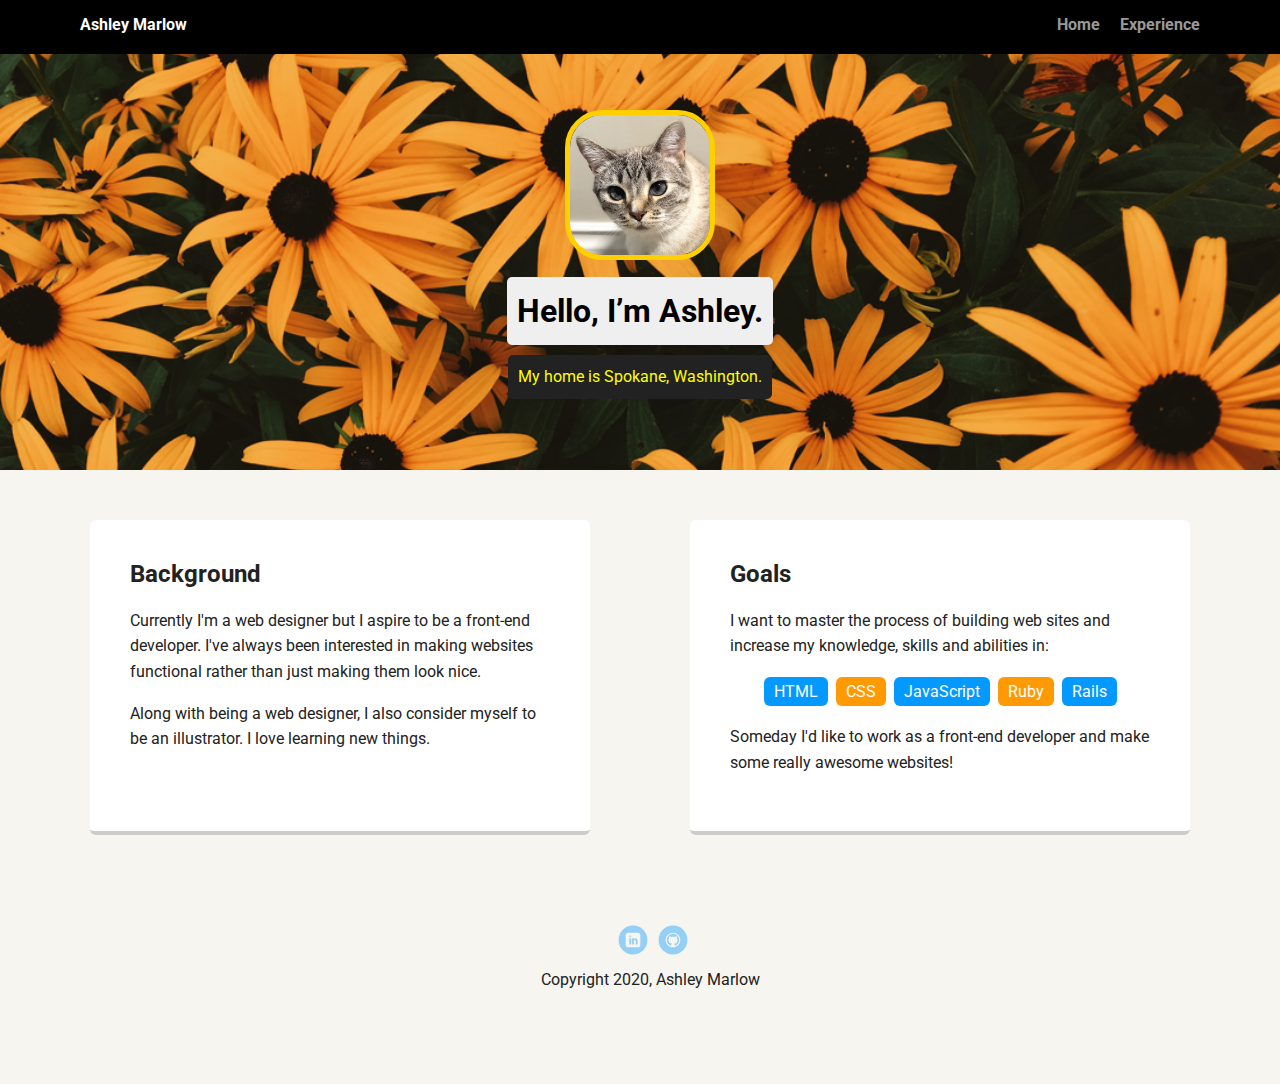
<file: index.html>
<!doctype html>
<html lang="en">
<head>
  <meta charset="utf-8">
  <title>Ashley Marlow's Profile</title>
  <meta name="viewport" content="width=device-width, initial-scale=1.0">
  <link rel="stylesheet" href="styles.css">
  <link href="https://fonts.googleapis.com/css?family=Muli%7CRoboto:400,300,500,700,900" rel="stylesheet"></head>
  <body>

    <div class="main-nav">
        <ul class="nav">
          <li class="name">Ashley Marlow</li>
          <li><a href="index.html">Home</a></li>
          <li><a href="experience.html">Experience</a></li>
        </ul>
    </div>

    <header>
      <img src="images/kashmere-profile-image.jpg" alt="Image of a cat" class="profile-image">
      <h1 class="tag name">Hello, I’m Ashley.</h1>
      <p class="tag location">My home is Spokane, Washington.</p>
    </header>

    <main class="flex">
      <div class="card">
        <h2>Background</h2>
        <p>Currently I'm a web designer but I aspire to be a front-end developer. I've always been interested in making websites functional rather than just making them look nice.</p>
        <p>Along with being a web designer, I also consider myself to be an illustrator. I love learning new things.</p>
      </div> 

      <div class="card">
        <h2>Goals</h2>
        <p>I want to master the process of building web sites and increase my knowledge, skills and abilities in:</p>
        <ul class="skills">
          <li>HTML</li>
          <li>CSS</li>
          <li>JavaScript</li>
          <li>Ruby</li>
          <li>Rails</li>
        </ul>
        <p>Someday I'd like to work as a front-end developer and make some really awesome websites!</p>
      </div> 

    </main>
    <footer>
      <ul>
        <li><a href="https://www.linkedin.com/in/ashley-marlow-9846547a/" class="social linkedin" target="_blank">LinkedIn</a></li>
        <li><a href="https://github.com/ashleymarlow" class="social github" target="_blank">Github</a></li>
      </ul>
      <p class="copyright">Copyright 2020, Ashley Marlow</p>
    </footer>
  </body>
  </html>
</file>
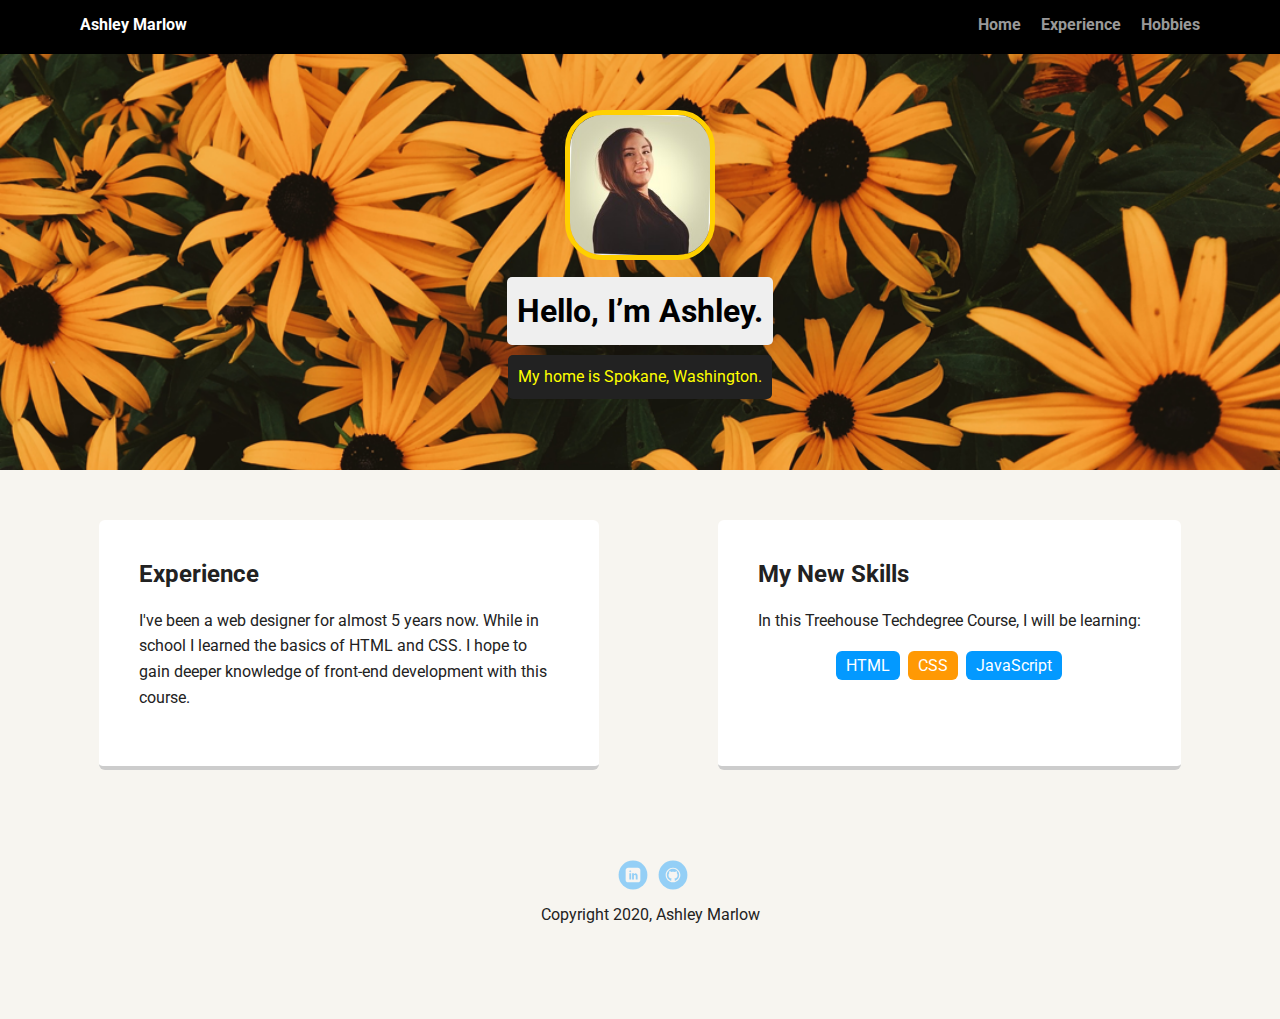
<file: experience.html>
<!doctype html>
<html lang="en">
<head>
  <meta charset="utf-8">
  <title>Ashley Marlow's Profile</title>
  <meta name="viewport" content="width=device-width, initial-scale=1.0">
  <link rel="stylesheet" href="styles.css">
  <link href="https://fonts.googleapis.com/css?family=Muli%7CRoboto:400,300,500,700,900" rel="stylesheet"></head>
  <body>

    <nav class="main-nav">
      <ul class="nav">
        <li class="name">Ashley Marlow</li>
        <li><a href="index.html">Home</a></li>
        <li><a href="experience.html">Experience</a></li>
        <li><a href="hobbies.html">Hobbies</a></li>
      </ul>
    </nav>

    <header>
      <img src="images/ashley-image.jpeg" alt="Image of Ashley" class="profile-image">
      <h1 class="tag name">Hello, I’m Ashley.</h1>
      <p class="tag location">My home is Spokane, Washington.</p>
    </header>

    <main class="flex">
      <section class="card">
        <h2>Experience</h2>
        <p>I've been a web designer for almost 5 years now. While in school I learned the basics of HTML and CSS. I hope to gain deeper knowledge of front-end development with this course.</p>
      </section> 

      <section class="card">
        <h2>My New Skills</h2>
        <p>In this Treehouse Techdegree Course, I will be learning:</p>
        <ul class="skills">
          <li>HTML</li>
          <li>CSS</li>
          <li>JavaScript</li>
        </ul>
      </section> 

    </main>
    <footer>
      <ul>
        <li><a href="https://www.linkedin.com/in/ashley-marlow-9846547a/" class="social linkedin" target="_blank">LinkedIn</a></li>
        <li><a href="https://github.com/ashleymarlow" class="social github" target="_blank">Github</a></li>
      </ul>
      <p class="copyright">Copyright 2020, Ashley Marlow</p>
    </footer>
  </body>
  </html>
</file>
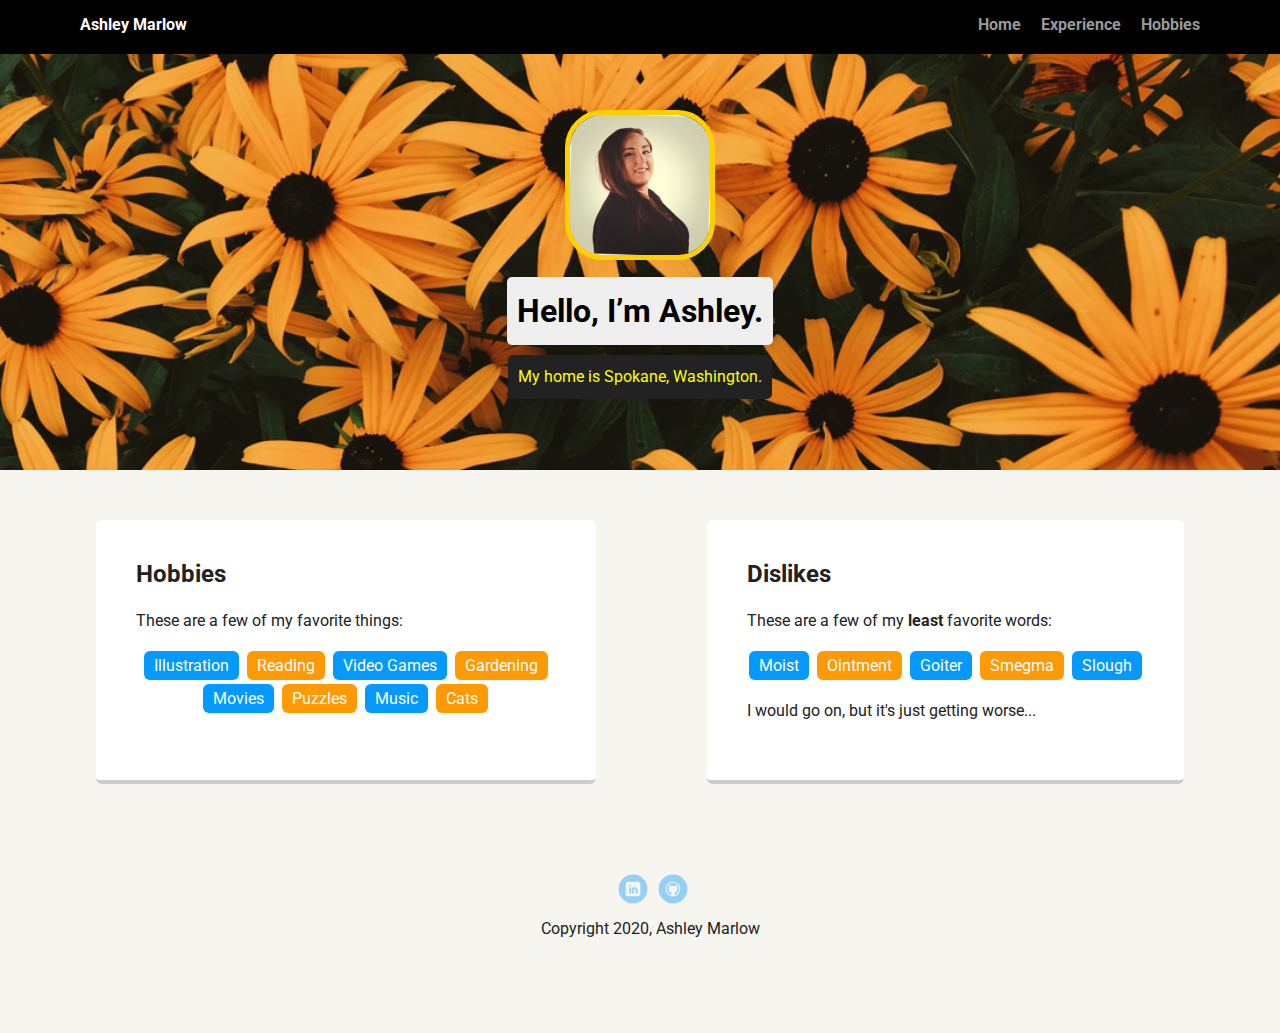
<file: hobbies.html>
<!doctype html>
<html lang="en">
<head>
  <meta charset="utf-8">
  <title>Ashley Marlow's Profile</title>
  <meta name="viewport" content="width=device-width, initial-scale=1.0">
  <link rel="stylesheet" href="styles.css">
  <link href="https://fonts.googleapis.com/css?family=Muli%7CRoboto:400,300,500,700,900" rel="stylesheet"></head>
  <body>

    <nav class="main-nav">
        <ul class="nav">
          <li class="name">Ashley Marlow</li>
          <li><a href="index.html">Home</a></li>
          <li><a href="experience.html">Experience</a></li>
          <li><a href="hobbies.html">Hobbies</a></li>
        </ul>
      </nav>

    <header>
      <img src="images/ashley-image.jpeg" alt="Image of Ashley" class="profile-image">
      <h1 class="tag name">Hello, I’m Ashley.</h1>
      <p class="tag location">My home is Spokane, Washington.</p>
    </header>

    <main class="flex">
      <section class="card">
        <h2>Hobbies</h2>
        <p>These are a few of my favorite things:</p>
        <ul class="skills">
          <li>Illustration</li>
          <li>Reading</li>
          <li>Video Games</li>
          <li>Gardening</li>
          <li>Movies</li>
          <li>Puzzles</li>
          <li>Music</li>
          <li>Cats</li>
        </ul>
      </section> 

      <section class="card">
        <h2>Dislikes</h2>
        <p>These are a few of my <strong>least</strong> favorite words:</p>
        <ul class="skills">
          <li>Moist</li>
          <li>Ointment</li>
          <li>Goiter</li>
          <li>Smegma</li>
          <li>Slough</li>
        </ul>
        <p>I would go on, but it's just getting worse...</p>
    </section> 

    </main>
    <footer>
      <ul>
        <li><a href="https://www.linkedin.com/in/ashley-marlow-9846547a/" class="social linkedin" target="_blank">LinkedIn</a></li>
        <li><a href="https://github.com/ashleymarlow" class="social github" target="_blank">Github</a></li>
      </ul>
      <p class="copyright">Copyright 2020, Ashley Marlow</p>
    </footer>
  </body>
  </html>
</file>
<file: styles.css>
/* Global Layout Set-up */
* { 
  box-sizing: border-box;
}
  
body {
  margin: 0;
  padding: 0;
  text-align: center;
  font-family: 'Roboto', sans-serif;
  color: #222;
  background: #f7f5f0;
}
/* Link Styles */

a {
  text-decoration: none;
  color: #999;
}
a:hover {
  color: #6633ff;
}

/* Section Styles */

.main-nav {
  width: 100%;
  background: black;
  min-height: 30px;
  padding: 10px;
  position: fixed;
  text-align: center;
}
.nav {
  display: flex;
  justify-content: space-around;
  font-weight: 700;
  list-style-type: none;
  margin: 0 auto;
  padding: 0;
}

.nav .name {
    display: block;
    margin-right: auto;
    color: white;
}
.nav li {
  padding: 5px 10px 10px 10px;
}
.nav a {
  transition: all .5s;
}
.nav a:hover {
  color: white
}

header {
  text-align: center;
  background: url('images/yellow-flowers.png') no-repeat top center ;
  background-size: cover;
  overflow: hidden;
  padding-top: 60px;
}
header {
  line-height: 1.5;
}
header .profile-image {
  margin-top: 50px;
  width: 150px;
  height: 150px;
  border-radius: 25%;
  border: 5px solid rgb(255, 208, 0);
  transition: all .5s;
}
header .profile-image:hover {
  transform: scale(1.2) rotate(5deg);
}
.tag {
  background-color: #efefef;
  color: black;
  padding: 10px;
  border-radius: 5px;
  display: table;
  margin: 10px auto;
} 
.location {
  background-color: #222;
  color: yellow;
}
.card {
  margin: 30px;
  padding: 20px 40px 40px;
  max-width: 500px;
  text-align: left;
  background: #fff;
  border-bottom: 4px solid #ccc;
  border-radius: 6px;
  transition: all .5s;
}
.card:hover {
  border-color: #ff99ff;
}

ul.skills {
  padding: 0;
  text-align: center;
}

.skills li {
  border-radius: 6px;
  display: inline-block;
  background: #ff9904;
  color: white;
  padding: 5px 10px;
  margin: 2px;
}

.skills li:nth-child(odd) {
  background: #0399ff;
}

.background-image {
  height: 100px;
  border-radius: 50%;
}

footer {
  width: 100%;
  min-height: 30px;
  padding: 20px 0 40px 20px;
}

footer .copyright {
  top: -8px;
  font-size: .75em;
}

footer ul {
  list-style-type: none;
  margin: 0;
  padding: 0;
}

footer ul li {
  display: inline-block;
}

a.social {
  display: inline-block;
  text-indent: -9999px;
  margin-left: 5px;
  width: 30px;
  height: 30px;
  background-size: 30px 30px;
  opacity: .4;
  transition: all .5s;
}
a.twitter {
  background-image: url(images/twitter.svg);
}
a.linkedin {
  background-image: url(images/linkedin.svg);
}
a.github {
  background-image: url(images/github.svg);
}
a.social:hover {
  opacity: 1;
}
.clearfix {
  clear: both;
}

/* Styles for larger screens */
@media screen and (min-width: 720px) {
  
  .flex {
      display: -ms-flexbox;      /* TWEENER - IE 10 */
      display: flex; 
      max-width: 1200px;
      -ms-flex-pack: distribute;
      justify-content: space-around;
      margin: 0 auto;
  }

  header {
    min-height: 470px;
  }

  .nav {
    max-width: 1200px;
    padding: 0 30px;
  }


  main {
    padding-top: 20px;
  }

  main p {
    line-height: 1.6em;
  }

  footer {
    font-size: 1.3em;
    max-width: 1200px;
    margin: 40px auto;
  }

}
</file>
